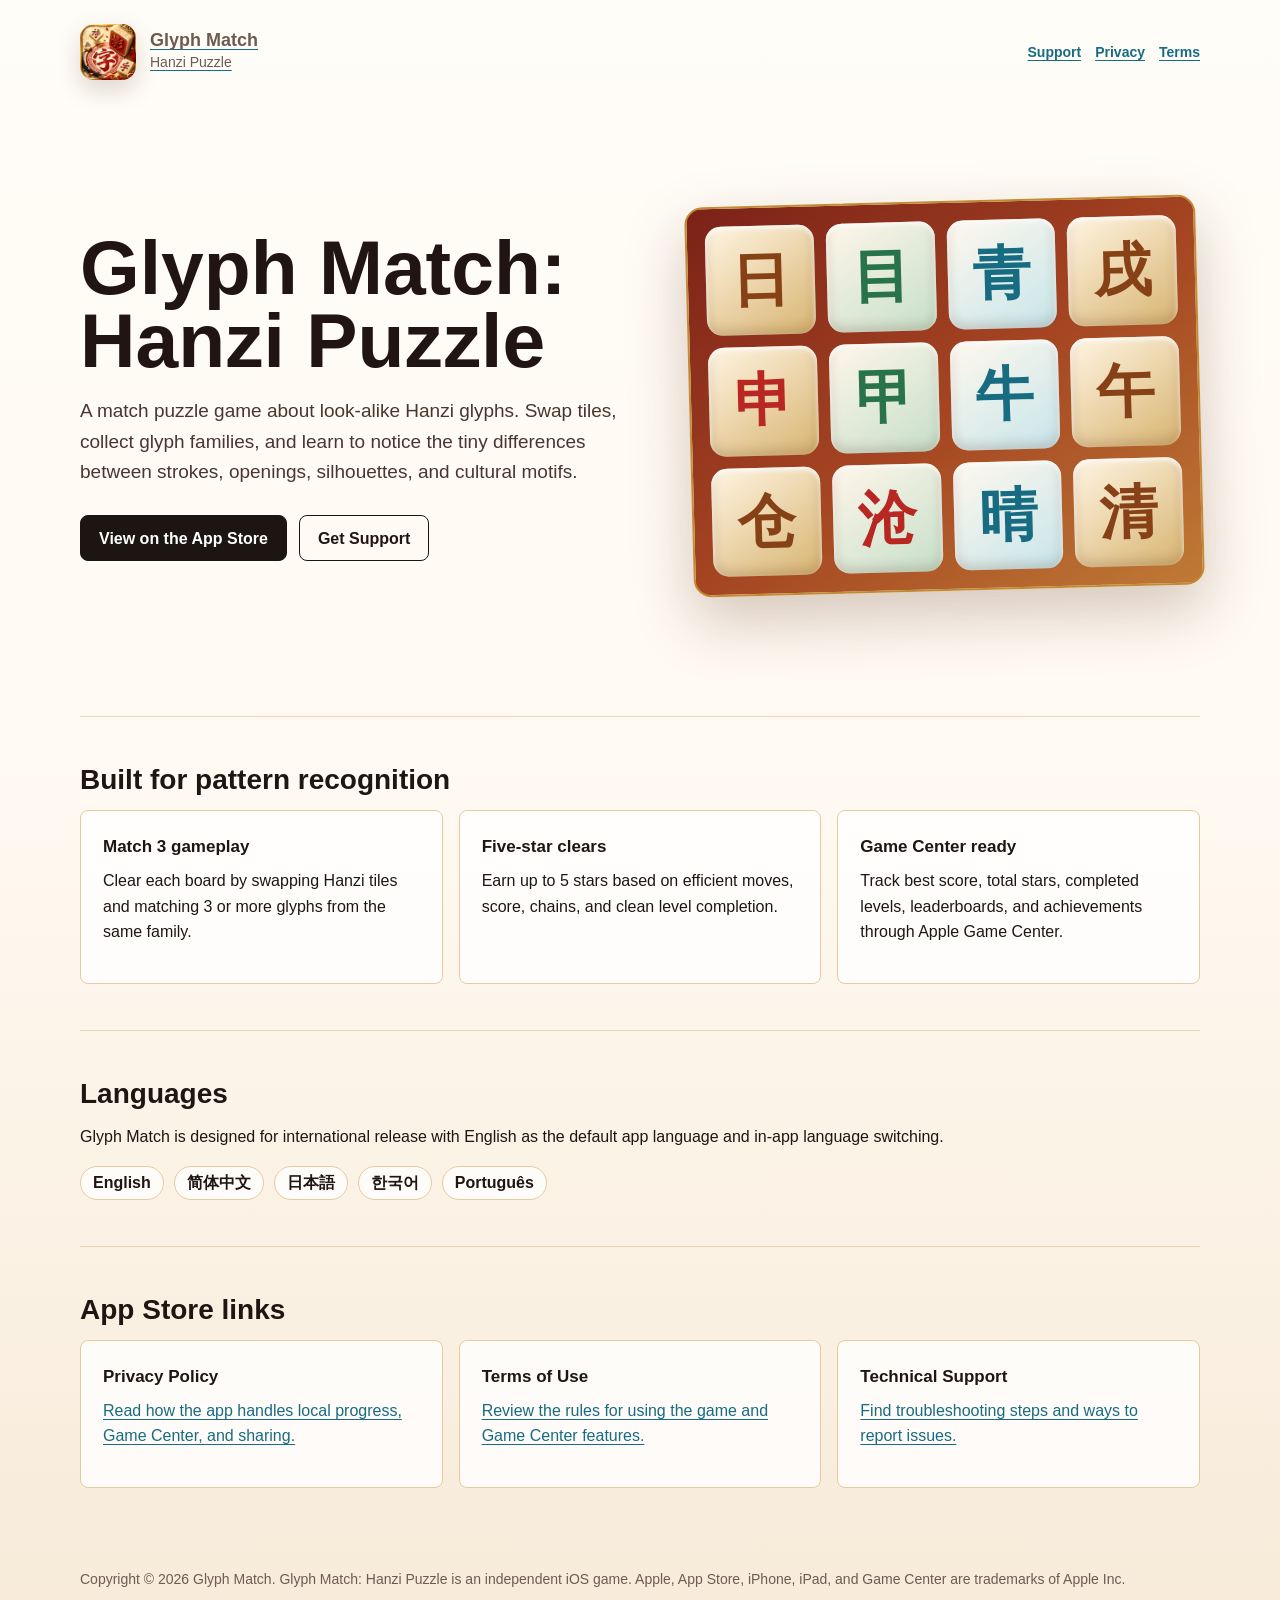
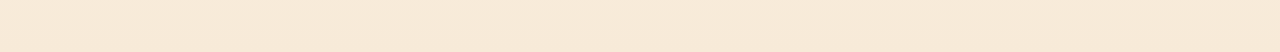
<file: index.html>
<!doctype html>
<html lang="en">
<head>
  <meta charset="utf-8">
  <meta name="viewport" content="width=device-width, initial-scale=1">
  <link rel="stylesheet" href="motion.css?v=20260915">
  <script src="motion.js?v=20260915" defer></script>
  <title>Glyph Match: Hanzi Puzzle</title>
  <meta name="description" content="Official support site for Glyph Match: Hanzi Puzzle, an iOS match puzzle game about look-alike Hanzi glyphs.">
  <link rel="icon" href="assets/icon.png">
  <style>
    :root {
      color-scheme: light;
      --ink: #201512;
      --muted: #6d5b52;
      --paper: #fff9f1;
      --panel: #ffffff;
      --line: #e5c99f;
      --red: #b92722;
      --green: #287349;
      --gold: #d49734;
      --blue: #176c82;
    }

    * { box-sizing: border-box; }

    body {
      margin: 0;
      font-family: -apple-system, BlinkMacSystemFont, "Segoe UI", sans-serif;
      background: linear-gradient(180deg, #fffdf8 0%, var(--paper) 48%, #f7ead8 100%);
      color: var(--ink);
      line-height: 1.6;
    }

    a { color: var(--blue); text-decoration-thickness: 0.08em; text-underline-offset: 0.18em; }

    .page {
      width: min(1120px, calc(100% - 32px));
      margin: 0 auto;
    }

    header {
      display: flex;
      align-items: center;
      justify-content: space-between;
      gap: 24px;
      padding: 24px 0;
    }

    .brand {
      display: flex;
      align-items: center;
      gap: 14px;
      min-width: 0;
    }

    .brand img {
      width: 56px;
      height: 56px;
      border-radius: 14px;
      box-shadow: 0 10px 24px rgba(70, 37, 20, 0.18);
    }

    .brand strong {
      display: block;
      font-size: 18px;
      line-height: 1.15;
    }

    .brand span {
      display: block;
      color: var(--muted);
      font-size: 14px;
    }

    nav {
      display: flex;
      flex-wrap: wrap;
      justify-content: flex-end;
      gap: 14px;
      font-weight: 700;
      font-size: 14px;
    }

    .hero {
      display: grid;
      grid-template-columns: 1.05fr 0.95fr;
      align-items: center;
      gap: 44px;
      min-height: 68vh;
      padding: 28px 0 56px;
    }

    h1 {
      margin: 0 0 18px;
      font-size: clamp(44px, 6vw, 78px);
      line-height: 0.96;
      letter-spacing: 0;
    }

    h2 {
      margin: 0 0 14px;
      font-size: 28px;
      line-height: 1.18;
      letter-spacing: 0;
    }

    p { margin: 0 0 16px; }

    .lead {
      max-width: 620px;
      font-size: 19px;
      color: #49362f;
    }

    .actions {
      display: flex;
      flex-wrap: wrap;
      gap: 12px;
      margin-top: 28px;
    }

    .button {
      display: inline-flex;
      align-items: center;
      justify-content: center;
      min-height: 46px;
      padding: 0 18px;
      border: 1px solid #1d1512;
      border-radius: 8px;
      background: #1d1512;
      color: #fff;
      font-weight: 800;
      text-decoration: none;
    }

    .button.secondary {
      background: transparent;
      color: var(--ink);
    }

    .board {
      position: relative;
      display: grid;
      grid-template-columns: repeat(4, 1fr);
      gap: 12px;
      padding: 18px;
      border: 2px solid #c28a32;
      border-radius: 18px;
      background: linear-gradient(145deg, #7c2118 0%, #a54522 52%, #bf7a35 100%);
      box-shadow: 0 24px 60px rgba(91, 43, 18, 0.25);
      transform: rotate(-1.5deg);
    }

    .tile {
      aspect-ratio: 1 / 1;
      display: grid;
      place-items: center;
      border-radius: 16px;
      background: linear-gradient(145deg, #fff5e3, #d8b471);
      color: #874116;
      font-size: clamp(32px, 5vw, 58px);
      font-weight: 900;
      box-shadow: inset 0 3px 5px rgba(255, 255, 255, 0.86), inset 0 -5px 12px rgba(70, 28, 9, 0.18);
    }

    .tile:nth-child(4n + 2) { color: var(--green); background: linear-gradient(145deg, #fff6ea, #c6dfc9); }
    .tile:nth-child(4n + 3) { color: var(--blue); background: linear-gradient(145deg, #fff8ed, #c7e5ea); }
    .tile:nth-child(5n) { color: var(--red); }

    .section {
      padding: 46px 0;
      border-top: 1px solid rgba(166, 109, 43, 0.24);
    }

    .grid {
      display: grid;
      grid-template-columns: repeat(3, 1fr);
      gap: 16px;
    }

    .card {
      padding: 22px;
      border: 1px solid var(--line);
      border-radius: 8px;
      background: rgba(255, 255, 255, 0.78);
    }

    .card strong {
      display: block;
      margin-bottom: 8px;
      font-size: 17px;
    }

    .locale-list {
      display: flex;
      flex-wrap: wrap;
      gap: 10px;
    }

    .locale-list span {
      display: inline-flex;
      align-items: center;
      min-height: 34px;
      padding: 0 12px;
      border: 1px solid var(--line);
      border-radius: 999px;
      background: rgba(255, 255, 255, 0.72);
      font-weight: 700;
    }

    footer {
      padding: 34px 0 46px;
      color: var(--muted);
      font-size: 14px;
    }

    @media (max-width: 800px) {
      header { align-items: flex-start; flex-direction: column; }
      nav { justify-content: flex-start; }
      .hero { grid-template-columns: 1fr; min-height: auto; gap: 28px; }
      .board { transform: none; }
      .grid { grid-template-columns: 1fr; }
    }
  </style>
<script src="site-analytics.js" defer></script>
</head>
<body>
  <div class="page">
    <header>
      <a class="brand" href="./" aria-label="Glyph Match home">
        <img src="assets/icon.png" alt="Glyph Match app icon">
        <span>
          <strong>Glyph Match</strong>
          <span>Hanzi Puzzle</span>
        </span>
      </a>
      <nav aria-label="Primary">
        <a href="support.html">Support</a>
        <a href="privacy.html">Privacy</a>
        <a href="terms.html">Terms</a>
      </nav>
    </header>

    <main>
      <section class="hero">
        <div>
          <h1>Glyph Match: Hanzi Puzzle</h1>
          <p class="lead">A match puzzle game about look-alike Hanzi glyphs. Swap tiles, collect glyph families, and learn to notice the tiny differences between strokes, openings, silhouettes, and cultural motifs.</p>
          <div class="actions">
            <a class="button" href="https://apps.apple.com/app/id6786511152">View on the App Store</a>
            <a class="button secondary" href="support.html">Get Support</a>
          </div>
        </div>

        <div class="board" aria-label="Decorative Hanzi puzzle board">
          <div class="tile">日</div>
          <div class="tile">目</div>
          <div class="tile">青</div>
          <div class="tile">戌</div>
          <div class="tile">申</div>
          <div class="tile">甲</div>
          <div class="tile">牛</div>
          <div class="tile">午</div>
          <div class="tile">仓</div>
          <div class="tile">沧</div>
          <div class="tile">晴</div>
          <div class="tile">清</div>
        </div>
      </section>

      <section class="section" aria-labelledby="features">
        <h2 id="features">Built for pattern recognition</h2>
        <div class="grid">
          <div class="card">
            <strong>Match 3 gameplay</strong>
            <p>Clear each board by swapping Hanzi tiles and matching 3 or more glyphs from the same family.</p>
          </div>
          <div class="card">
            <strong>Five-star clears</strong>
            <p>Earn up to 5 stars based on efficient moves, score, chains, and clean level completion.</p>
          </div>
          <div class="card">
            <strong>Game Center ready</strong>
            <p>Track best score, total stars, completed levels, leaderboards, and achievements through Apple Game Center.</p>
          </div>
        </div>
      </section>

      <section class="section" aria-labelledby="languages">
        <h2 id="languages">Languages</h2>
        <p>Glyph Match is designed for international release with English as the default app language and in-app language switching.</p>
        <div class="locale-list" aria-label="Supported languages">
          <span>English</span>
          <span>简体中文</span>
          <span>日本語</span>
          <span>한국어</span>
          <span>Português</span>
        </div>
      </section>

      <section class="section" aria-labelledby="links">
        <h2 id="links">App Store links</h2>
        <div class="grid">
          <div class="card">
            <strong>Privacy Policy</strong>
            <p><a href="privacy.html">Read how the app handles local progress, Game Center, and sharing.</a></p>
          </div>
          <div class="card">
            <strong>Terms of Use</strong>
            <p><a href="terms.html">Review the rules for using the game and Game Center features.</a></p>
          </div>
          <div class="card">
            <strong>Technical Support</strong>
            <p><a href="support.html">Find troubleshooting steps and ways to report issues.</a></p>
          </div>
        </div>
      </section>
    </main>

    <footer>
      <p>Copyright © 2026 Glyph Match. Glyph Match: Hanzi Puzzle is an independent iOS game. Apple, App Store, iPhone, iPad, and Game Center are trademarks of Apple Inc.</p>
    </footer>
  </div>
</body>
</html>
</file>
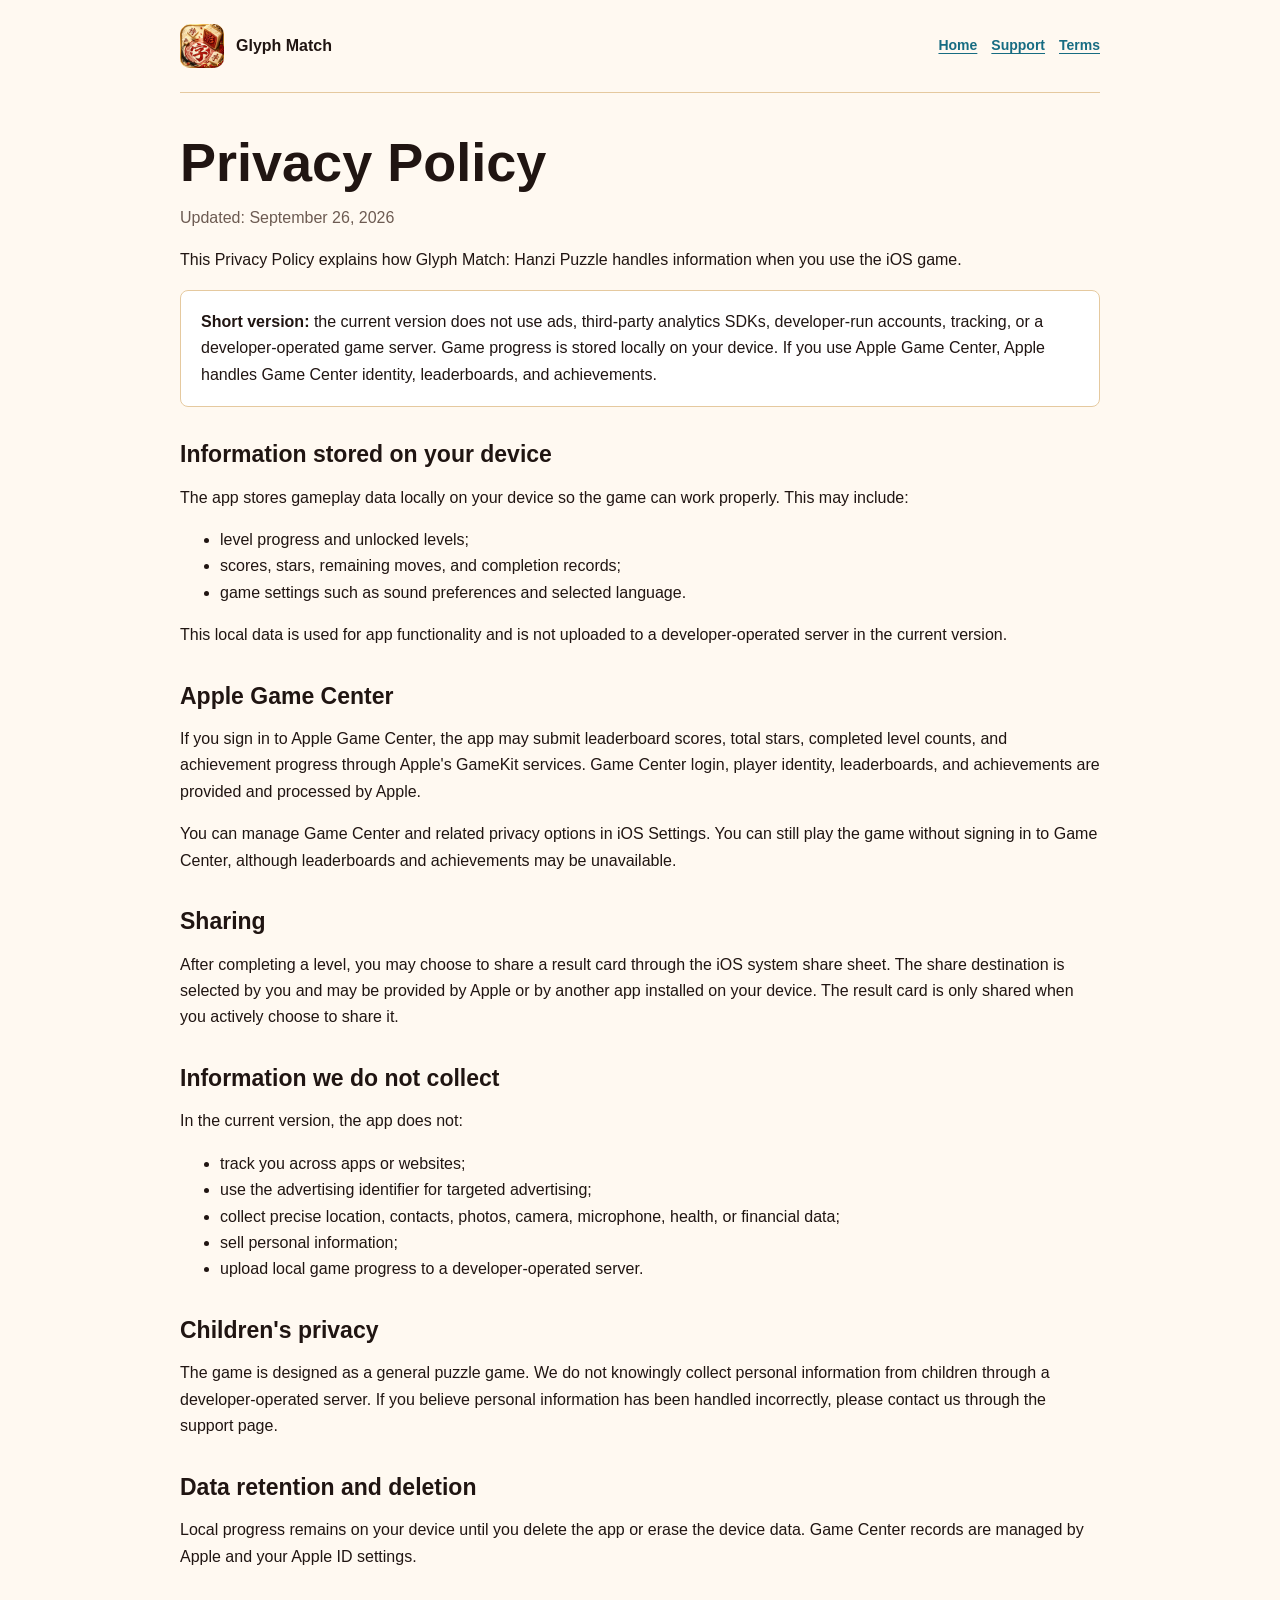
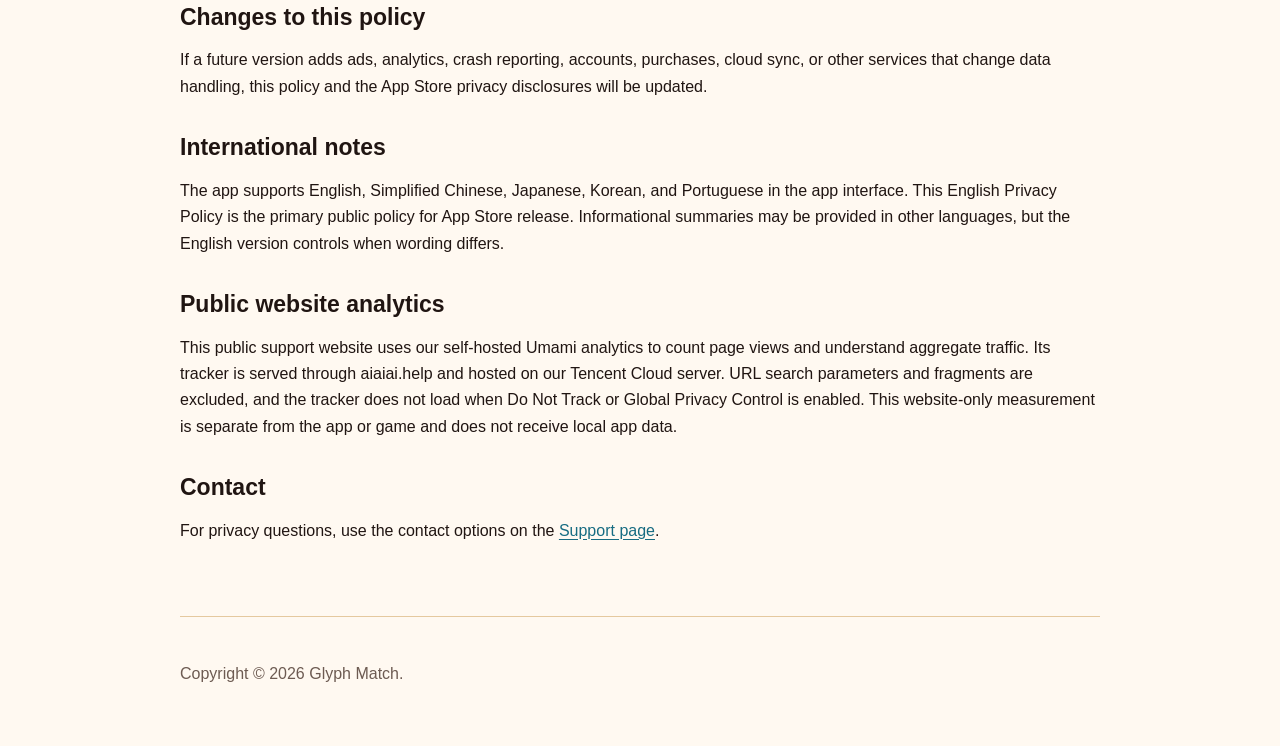
<file: privacy.html>
<!doctype html>
<html lang="en">
<head>
  <meta charset="utf-8">
  <meta name="viewport" content="width=device-width, initial-scale=1">
  <link rel="stylesheet" href="motion.css?v=20260915">
  <script src="motion.js?v=20260915" defer></script>
  <title>Privacy Policy - Glyph Match</title>
  <meta name="description" content="Privacy Policy for Glyph Match: Hanzi Puzzle.">
  <link rel="icon" href="assets/icon.png">
  <style>
    :root { color-scheme: light; --ink:#201512; --muted:#6d5b52; --paper:#fff9f1; --line:#e5c99f; --blue:#176c82; }
    * { box-sizing: border-box; }
    body { margin: 0; font-family: -apple-system, BlinkMacSystemFont, "Segoe UI", sans-serif; color: var(--ink); background: var(--paper); line-height: 1.65; }
    a { color: var(--blue); text-underline-offset: 0.18em; }
    .page { width: min(920px, calc(100% - 32px)); margin: 0 auto; }
    header { display:flex; align-items:center; justify-content:space-between; gap:20px; padding:24px 0; border-bottom:1px solid var(--line); }
    .brand { display:flex; align-items:center; gap:12px; color:inherit; text-decoration:none; font-weight:800; }
    .brand img { width:44px; height:44px; border-radius:10px; }
    nav { display:flex; flex-wrap:wrap; gap:14px; font-weight:700; font-size:14px; }
    main { padding:42px 0 56px; }
    h1 { margin:0 0 8px; font-size:clamp(34px, 5vw, 54px); line-height:1; letter-spacing:0; }
    h2 { margin:34px 0 10px; font-size:23px; line-height:1.2; letter-spacing:0; }
    p, li { font-size:16px; }
    .muted { color:var(--muted); }
    .notice { padding:18px 20px; border:1px solid var(--line); border-radius:8px; background:#fff; }
    footer { padding:28px 0 42px; color:var(--muted); border-top:1px solid var(--line); font-size:14px; }
    @media (max-width: 720px) { header { align-items:flex-start; flex-direction:column; } }
  </style>
<script src="site-analytics.js" defer></script>
</head>
<body>
  <div class="page">
    <header>
      <a class="brand" href="./"><img src="assets/icon.png" alt=""> Glyph Match</a>
      <nav aria-label="Primary">
        <a href="./">Home</a>
        <a href="support.html">Support</a>
        <a href="terms.html">Terms</a>
      </nav>
    </header>

    <main>
      <h1>Privacy Policy</h1>
      <p class="muted">Updated: September 26, 2026</p>
      <p>This Privacy Policy explains how Glyph Match: Hanzi Puzzle handles information when you use the iOS game.</p>

      <div class="notice">
        <strong>Short version:</strong> the current version does not use ads, third-party analytics SDKs, developer-run accounts, tracking, or a developer-operated game server. Game progress is stored locally on your device. If you use Apple Game Center, Apple handles Game Center identity, leaderboards, and achievements.
      </div>

      <h2>Information stored on your device</h2>
      <p>The app stores gameplay data locally on your device so the game can work properly. This may include:</p>
      <ul>
        <li>level progress and unlocked levels;</li>
        <li>scores, stars, remaining moves, and completion records;</li>
        <li>game settings such as sound preferences and selected language.</li>
      </ul>
      <p>This local data is used for app functionality and is not uploaded to a developer-operated server in the current version.</p>

      <h2>Apple Game Center</h2>
      <p>If you sign in to Apple Game Center, the app may submit leaderboard scores, total stars, completed level counts, and achievement progress through Apple's GameKit services. Game Center login, player identity, leaderboards, and achievements are provided and processed by Apple.</p>
      <p>You can manage Game Center and related privacy options in iOS Settings. You can still play the game without signing in to Game Center, although leaderboards and achievements may be unavailable.</p>

      <h2>Sharing</h2>
      <p>After completing a level, you may choose to share a result card through the iOS system share sheet. The share destination is selected by you and may be provided by Apple or by another app installed on your device. The result card is only shared when you actively choose to share it.</p>

      <h2>Information we do not collect</h2>
      <p>In the current version, the app does not:</p>
      <ul>
        <li>track you across apps or websites;</li>
        <li>use the advertising identifier for targeted advertising;</li>
        <li>collect precise location, contacts, photos, camera, microphone, health, or financial data;</li>
        <li>sell personal information;</li>
        <li>upload local game progress to a developer-operated server.</li>
      </ul>

      <h2>Children's privacy</h2>
      <p>The game is designed as a general puzzle game. We do not knowingly collect personal information from children through a developer-operated server. If you believe personal information has been handled incorrectly, please contact us through the support page.</p>

      <h2>Data retention and deletion</h2>
      <p>Local progress remains on your device until you delete the app or erase the device data. Game Center records are managed by Apple and your Apple ID settings.</p>

      <h2>Changes to this policy</h2>
      <p>If a future version adds ads, analytics, crash reporting, accounts, purchases, cloud sync, or other services that change data handling, this policy and the App Store privacy disclosures will be updated.</p>

      <h2>International notes</h2>
      <p>The app supports English, Simplified Chinese, Japanese, Korean, and Portuguese in the app interface. This English Privacy Policy is the primary public policy for App Store release. Informational summaries may be provided in other languages, but the English version controls when wording differs.</p>

<h2>Public website analytics</h2>
<p>This public support website uses our self-hosted Umami analytics to count page views and understand aggregate traffic. Its tracker is served through aiaiai.help and hosted on our Tencent Cloud server. URL search parameters and fragments are excluded, and the tracker does not load when Do Not Track or Global Privacy Control is enabled. This website-only measurement is separate from the app or game and does not receive local app data.</p>
      <h2>Contact</h2>
      <p>For privacy questions, use the contact options on the <a href="support.html">Support page</a>.</p>
    </main>

    <footer>
      <p>Copyright © 2026 Glyph Match.</p>
    </footer>
  </div>
</body>
</html>
</file>
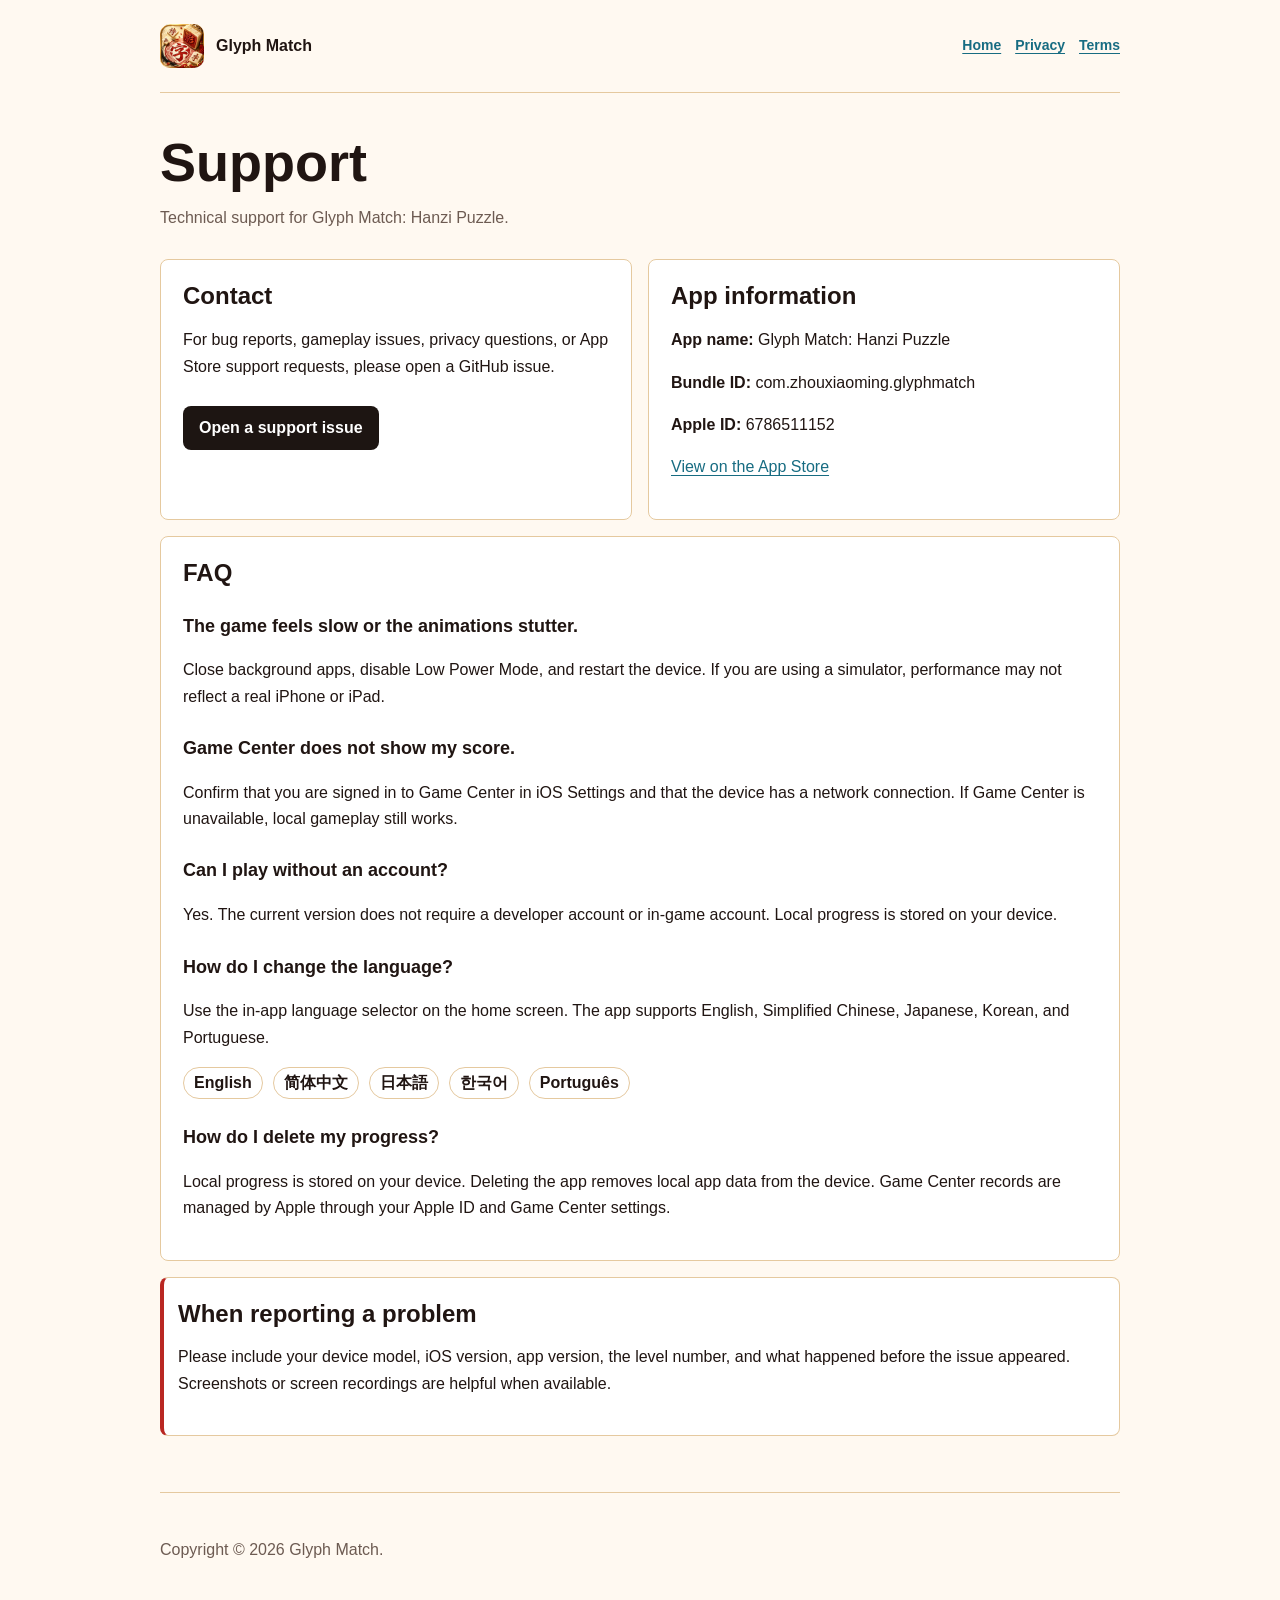
<file: support.html>
<!doctype html>
<html lang="en">
<head>
  <meta charset="utf-8">
  <meta name="viewport" content="width=device-width, initial-scale=1">
  <link rel="stylesheet" href="motion.css?v=20260915">
  <script src="motion.js?v=20260915" defer></script>
  <title>Support - Glyph Match</title>
  <meta name="description" content="Technical support and FAQ for Glyph Match: Hanzi Puzzle.">
  <link rel="icon" href="assets/icon.png">
  <style>
    :root {
      color-scheme: light;
      --ink:#201512;
      --muted:#6d5b52;
      --paper:#fff9f1;
      --panel:#ffffff;
      --line:#e5c99f;
      --blue:#176c82;
      --red:#b92722;
    }

    * { box-sizing: border-box; }
    body { margin:0; font-family:-apple-system, BlinkMacSystemFont, "Segoe UI", sans-serif; color:var(--ink); background:var(--paper); line-height:1.65; }
    a { color:var(--blue); text-underline-offset:0.18em; }
    .page { width:min(960px, calc(100% - 32px)); margin:0 auto; }
    header { display:flex; align-items:center; justify-content:space-between; gap:20px; padding:24px 0; border-bottom:1px solid var(--line); }
    .brand { display:flex; align-items:center; gap:12px; color:inherit; text-decoration:none; font-weight:800; }
    .brand img { width:44px; height:44px; border-radius:10px; }
    nav { display:flex; flex-wrap:wrap; gap:14px; font-weight:700; font-size:14px; }
    main { padding:42px 0 56px; }
    h1 { margin:0 0 10px; font-size:clamp(34px, 5vw, 54px); line-height:1; letter-spacing:0; }
    h2 { margin:0 0 12px; font-size:24px; line-height:1.2; letter-spacing:0; }
    h3 { margin:24px 0 6px; font-size:18px; letter-spacing:0; }
    p, li { font-size:16px; }
    .muted { color:var(--muted); }
    .grid { display:grid; grid-template-columns:repeat(2, 1fr); gap:16px; margin-top:28px; }
    .card { padding:22px; border:1px solid var(--line); border-radius:8px; background:var(--panel); }
    .button { display:inline-flex; align-items:center; justify-content:center; min-height:44px; padding:0 16px; margin-top:10px; border-radius:8px; background:#1d1512; color:#fff; font-weight:800; text-decoration:none; }
    .locales { display:flex; flex-wrap:wrap; gap:10px; margin-top:10px; }
    .locales span { display:inline-flex; align-items:center; min-height:32px; padding:0 10px; border:1px solid var(--line); border-radius:999px; background:#fff; font-weight:700; }
    .warning { border-left:4px solid var(--red); padding-left:14px; }
    footer { padding:28px 0 42px; color:var(--muted); border-top:1px solid var(--line); font-size:14px; }
    @media (max-width:760px) { header { align-items:flex-start; flex-direction:column; } .grid { grid-template-columns:1fr; } }
  </style>
<script src="site-analytics.js" defer></script>
</head>
<body>
  <div class="page">
    <header>
      <a class="brand" href="./"><img src="assets/icon.png" alt=""> Glyph Match</a>
      <nav aria-label="Primary">
        <a href="./">Home</a>
        <a href="privacy.html">Privacy</a>
        <a href="terms.html">Terms</a>
      </nav>
    </header>

    <main>
      <h1>Support</h1>
      <p class="muted">Technical support for Glyph Match: Hanzi Puzzle.</p>

      <div class="grid">
        <section class="card" aria-labelledby="contact">
          <h2 id="contact">Contact</h2>
          <p>For bug reports, gameplay issues, privacy questions, or App Store support requests, please open a GitHub issue.</p>
          <a class="button" href="https://github.com/AI-Scarlett/glyph-match-support/issues">Open a support issue</a>
        </section>

        <section class="card" aria-labelledby="app">
          <h2 id="app">App information</h2>
          <p><strong>App name:</strong> Glyph Match: Hanzi Puzzle</p>
          <p><strong>Bundle ID:</strong> com.zhouxiaoming.glyphmatch</p>
          <p><strong>Apple ID:</strong> 6786511152</p>
          <p><a href="https://apps.apple.com/app/id6786511152">View on the App Store</a></p>
        </section>
      </div>

      <section class="card" style="margin-top:16px" aria-labelledby="faq">
        <h2 id="faq">FAQ</h2>

        <h3>The game feels slow or the animations stutter.</h3>
        <p>Close background apps, disable Low Power Mode, and restart the device. If you are using a simulator, performance may not reflect a real iPhone or iPad.</p>

        <h3>Game Center does not show my score.</h3>
        <p>Confirm that you are signed in to Game Center in iOS Settings and that the device has a network connection. If Game Center is unavailable, local gameplay still works.</p>

        <h3>Can I play without an account?</h3>
        <p>Yes. The current version does not require a developer account or in-game account. Local progress is stored on your device.</p>

        <h3>How do I change the language?</h3>
        <p>Use the in-app language selector on the home screen. The app supports English, Simplified Chinese, Japanese, Korean, and Portuguese.</p>
        <div class="locales">
          <span>English</span>
          <span>简体中文</span>
          <span>日本語</span>
          <span>한국어</span>
          <span>Português</span>
        </div>

        <h3>How do I delete my progress?</h3>
        <p>Local progress is stored on your device. Deleting the app removes local app data from the device. Game Center records are managed by Apple through your Apple ID and Game Center settings.</p>
      </section>

      <section class="card warning" style="margin-top:16px" aria-labelledby="report">
        <h2 id="report">When reporting a problem</h2>
        <p>Please include your device model, iOS version, app version, the level number, and what happened before the issue appeared. Screenshots or screen recordings are helpful when available.</p>
      </section>
    </main>

    <footer>
      <p>Copyright © 2026 Glyph Match.</p>
    </footer>
  </div>
</body>
</html>
</file>
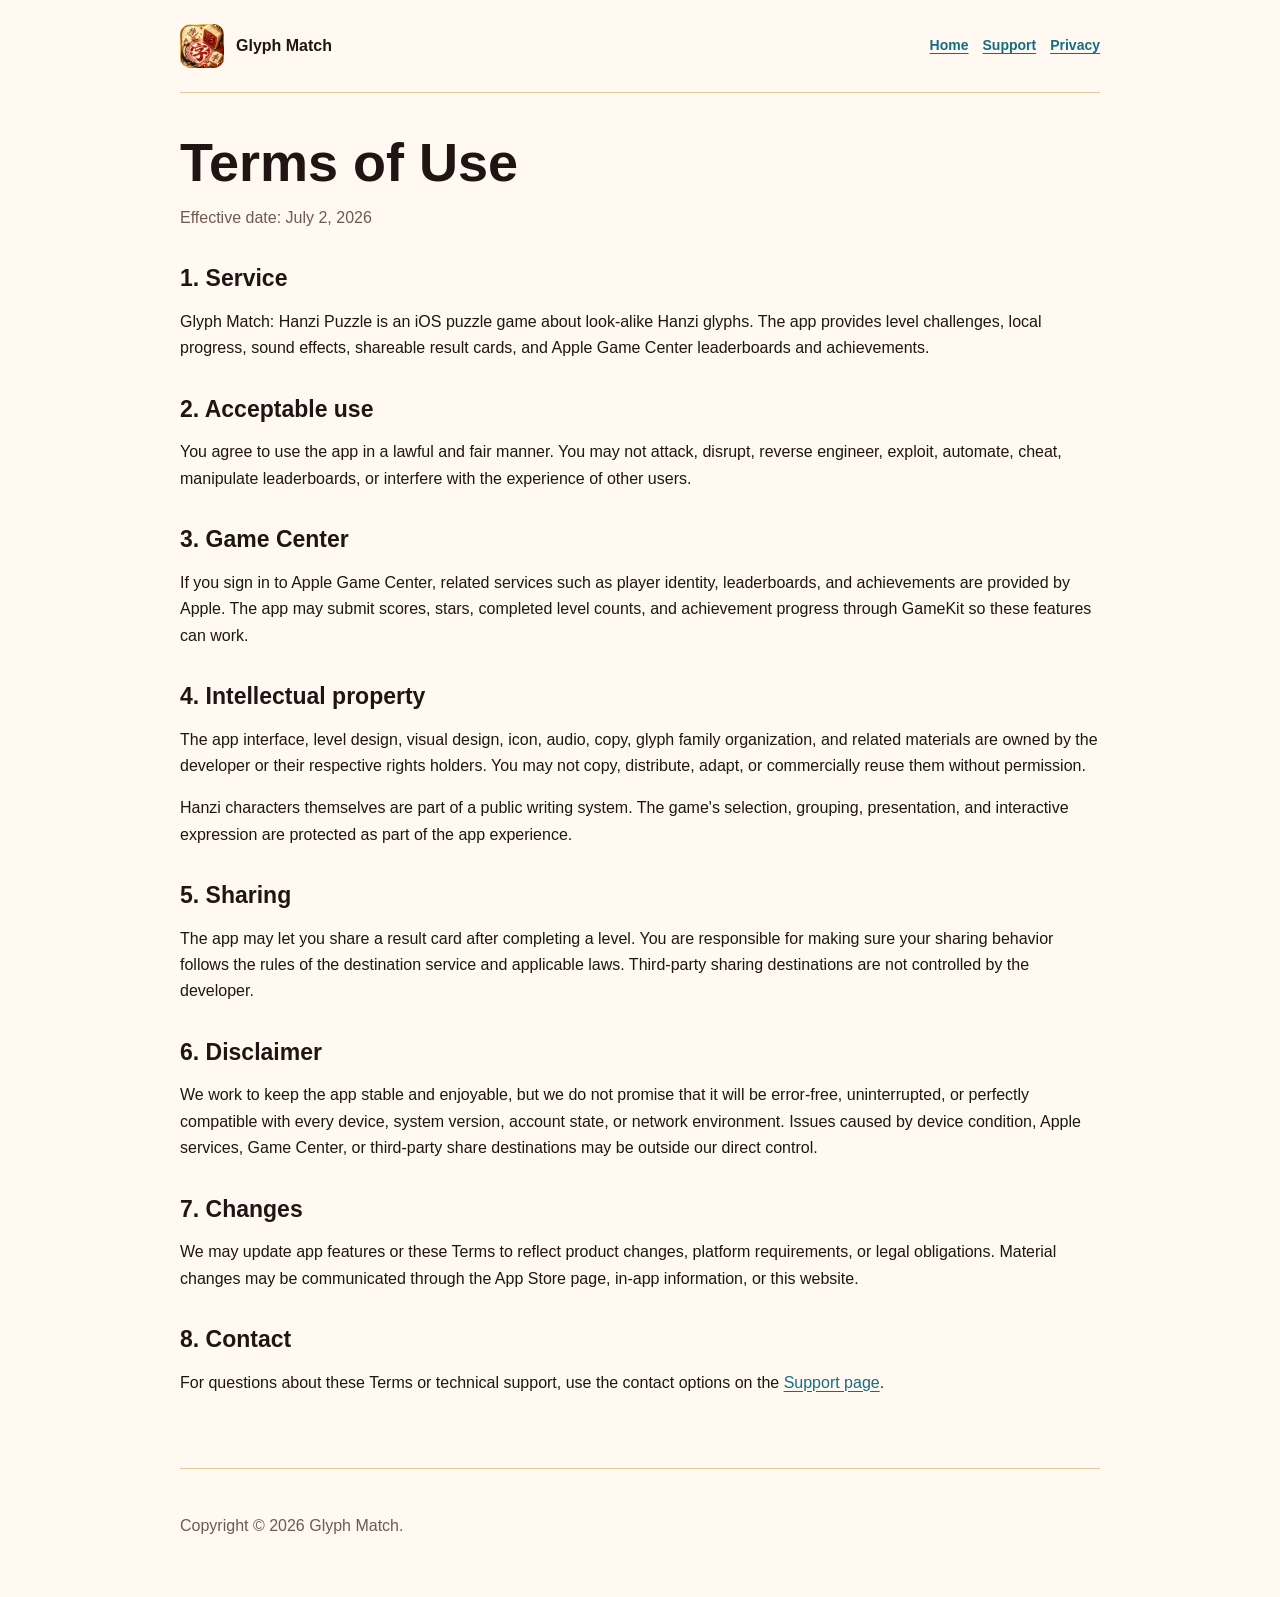
<file: terms.html>
<!doctype html>
<html lang="en">
<head>
  <meta charset="utf-8">
  <meta name="viewport" content="width=device-width, initial-scale=1">
  <link rel="stylesheet" href="motion.css?v=20260915">
  <script src="motion.js?v=20260915" defer></script>
  <title>Terms of Use - Glyph Match</title>
  <meta name="description" content="Terms of Use for Glyph Match: Hanzi Puzzle.">
  <link rel="icon" href="assets/icon.png">
  <style>
    :root { color-scheme: light; --ink:#201512; --muted:#6d5b52; --paper:#fff9f1; --line:#e5c99f; --blue:#176c82; }
    * { box-sizing: border-box; }
    body { margin: 0; font-family: -apple-system, BlinkMacSystemFont, "Segoe UI", sans-serif; color: var(--ink); background: var(--paper); line-height: 1.65; }
    a { color: var(--blue); text-underline-offset: 0.18em; }
    .page { width: min(920px, calc(100% - 32px)); margin: 0 auto; }
    header { display:flex; align-items:center; justify-content:space-between; gap:20px; padding:24px 0; border-bottom:1px solid var(--line); }
    .brand { display:flex; align-items:center; gap:12px; color:inherit; text-decoration:none; font-weight:800; }
    .brand img { width:44px; height:44px; border-radius:10px; }
    nav { display:flex; flex-wrap:wrap; gap:14px; font-weight:700; font-size:14px; }
    main { padding:42px 0 56px; }
    h1 { margin:0 0 8px; font-size:clamp(34px, 5vw, 54px); line-height:1; letter-spacing:0; }
    h2 { margin:34px 0 10px; font-size:23px; line-height:1.2; letter-spacing:0; }
    p, li { font-size:16px; }
    .muted { color:var(--muted); }
    footer { padding:28px 0 42px; color:var(--muted); border-top:1px solid var(--line); font-size:14px; }
    @media (max-width: 720px) { header { align-items:flex-start; flex-direction:column; } }
  </style>
<script src="site-analytics.js" defer></script>
</head>
<body>
  <div class="page">
    <header>
      <a class="brand" href="./"><img src="assets/icon.png" alt=""> Glyph Match</a>
      <nav aria-label="Primary">
        <a href="./">Home</a>
        <a href="support.html">Support</a>
        <a href="privacy.html">Privacy</a>
      </nav>
    </header>

    <main>
      <h1>Terms of Use</h1>
      <p class="muted">Effective date: July 2, 2026</p>

      <h2>1. Service</h2>
      <p>Glyph Match: Hanzi Puzzle is an iOS puzzle game about look-alike Hanzi glyphs. The app provides level challenges, local progress, sound effects, shareable result cards, and Apple Game Center leaderboards and achievements.</p>

      <h2>2. Acceptable use</h2>
      <p>You agree to use the app in a lawful and fair manner. You may not attack, disrupt, reverse engineer, exploit, automate, cheat, manipulate leaderboards, or interfere with the experience of other users.</p>

      <h2>3. Game Center</h2>
      <p>If you sign in to Apple Game Center, related services such as player identity, leaderboards, and achievements are provided by Apple. The app may submit scores, stars, completed level counts, and achievement progress through GameKit so these features can work.</p>

      <h2>4. Intellectual property</h2>
      <p>The app interface, level design, visual design, icon, audio, copy, glyph family organization, and related materials are owned by the developer or their respective rights holders. You may not copy, distribute, adapt, or commercially reuse them without permission.</p>
      <p>Hanzi characters themselves are part of a public writing system. The game's selection, grouping, presentation, and interactive expression are protected as part of the app experience.</p>

      <h2>5. Sharing</h2>
      <p>The app may let you share a result card after completing a level. You are responsible for making sure your sharing behavior follows the rules of the destination service and applicable laws. Third-party sharing destinations are not controlled by the developer.</p>

      <h2>6. Disclaimer</h2>
      <p>We work to keep the app stable and enjoyable, but we do not promise that it will be error-free, uninterrupted, or perfectly compatible with every device, system version, account state, or network environment. Issues caused by device condition, Apple services, Game Center, or third-party share destinations may be outside our direct control.</p>

      <h2>7. Changes</h2>
      <p>We may update app features or these Terms to reflect product changes, platform requirements, or legal obligations. Material changes may be communicated through the App Store page, in-app information, or this website.</p>

      <h2>8. Contact</h2>
      <p>For questions about these Terms or technical support, use the contact options on the <a href="support.html">Support page</a>.</p>
    </main>

    <footer>
      <p>Copyright © 2026 Glyph Match.</p>
    </footer>
  </div>
</body>
</html>
</file>
<file: motion.css>
:root { --motion-enter: 400ms; --motion-normal: 220ms; --motion-ease-out: cubic-bezier(.22,1,.36,1); }
.motion-reveal { opacity: 1; transform: none; }
html.motion-ready .motion-reveal:not(.visible) { opacity: 0; transform: translate3d(0, 8px, 0); }
html.motion-ready .motion-reveal.visible {
  opacity: 1;
  transform: translate3d(0, 0, 0);
  transition: opacity var(--motion-enter) var(--motion-ease-out) var(--motion-delay, 0ms), transform var(--motion-enter) var(--motion-ease-out) var(--motion-delay, 0ms);
}
a, button, .card, .panel, .faq { transition: color var(--motion-normal) ease, background-color var(--motion-normal) ease, border-color var(--motion-normal) ease, box-shadow var(--motion-normal) ease, transform var(--motion-normal) var(--motion-ease-out); }
a:active, button:active { transform: scale(.98); }
@media (hover: hover) and (pointer: fine) { .card:hover, .panel:hover, .faq:hover { transform: translateY(-2px); } }
@media (prefers-reduced-motion: reduce) {
  html { scroll-behavior: auto; }
  *, *::before, *::after { animation-duration: .01ms !important; animation-iteration-count: 1 !important; transition-duration: .01ms !important; }
  .motion-reveal { opacity: 1 !important; transform: none !important; }
}
</file>
